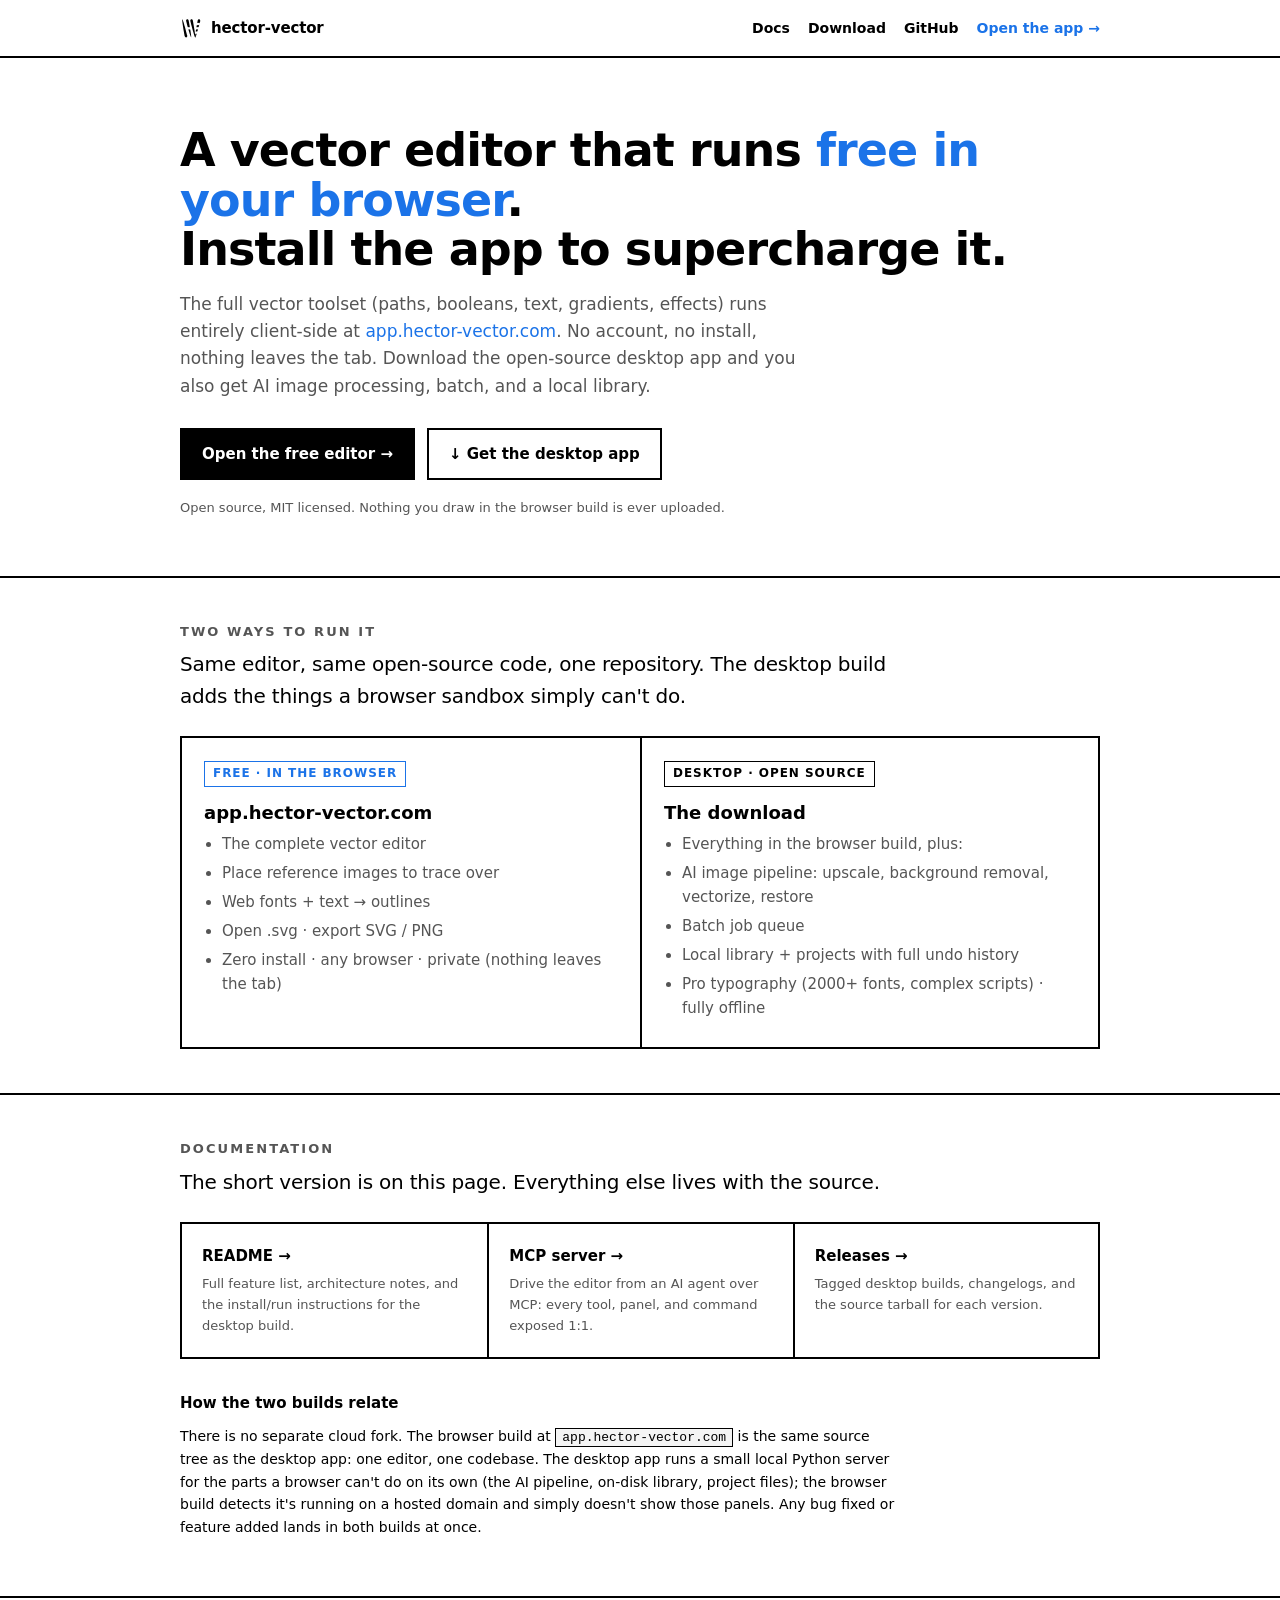
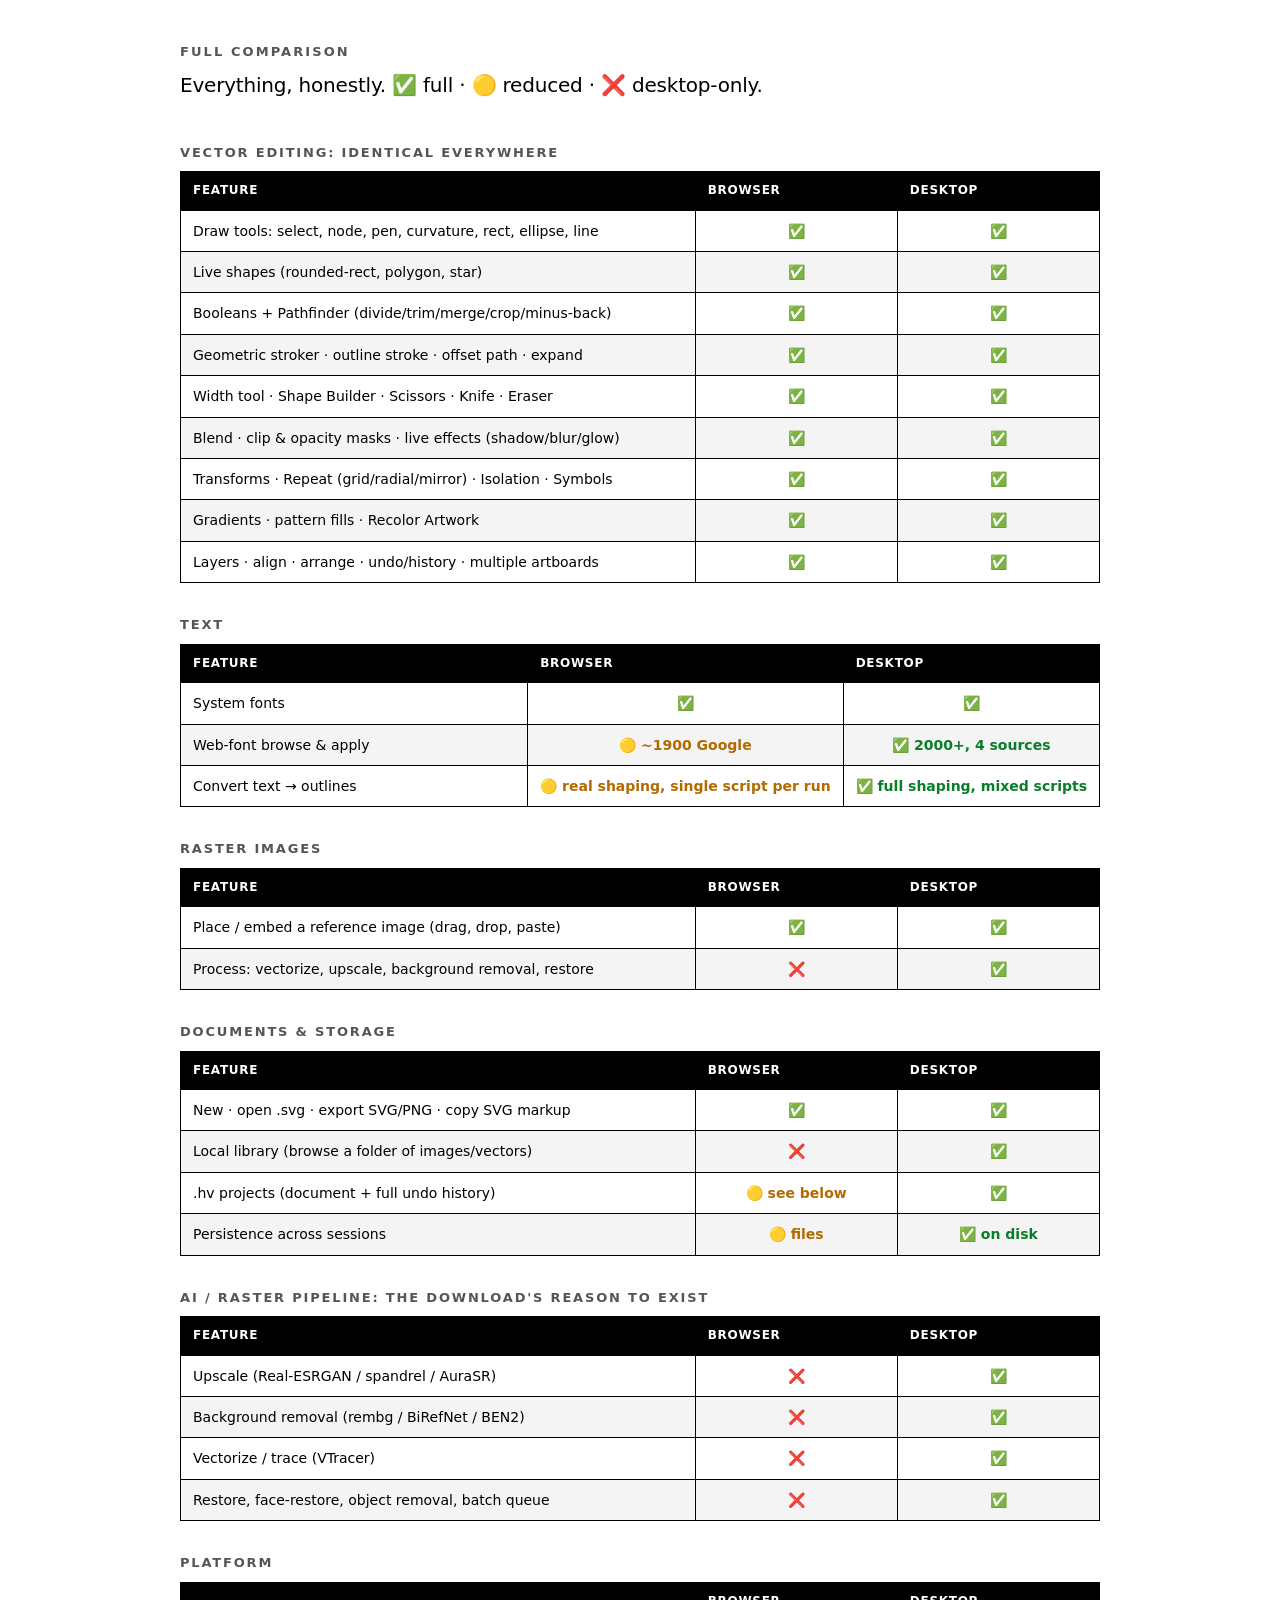
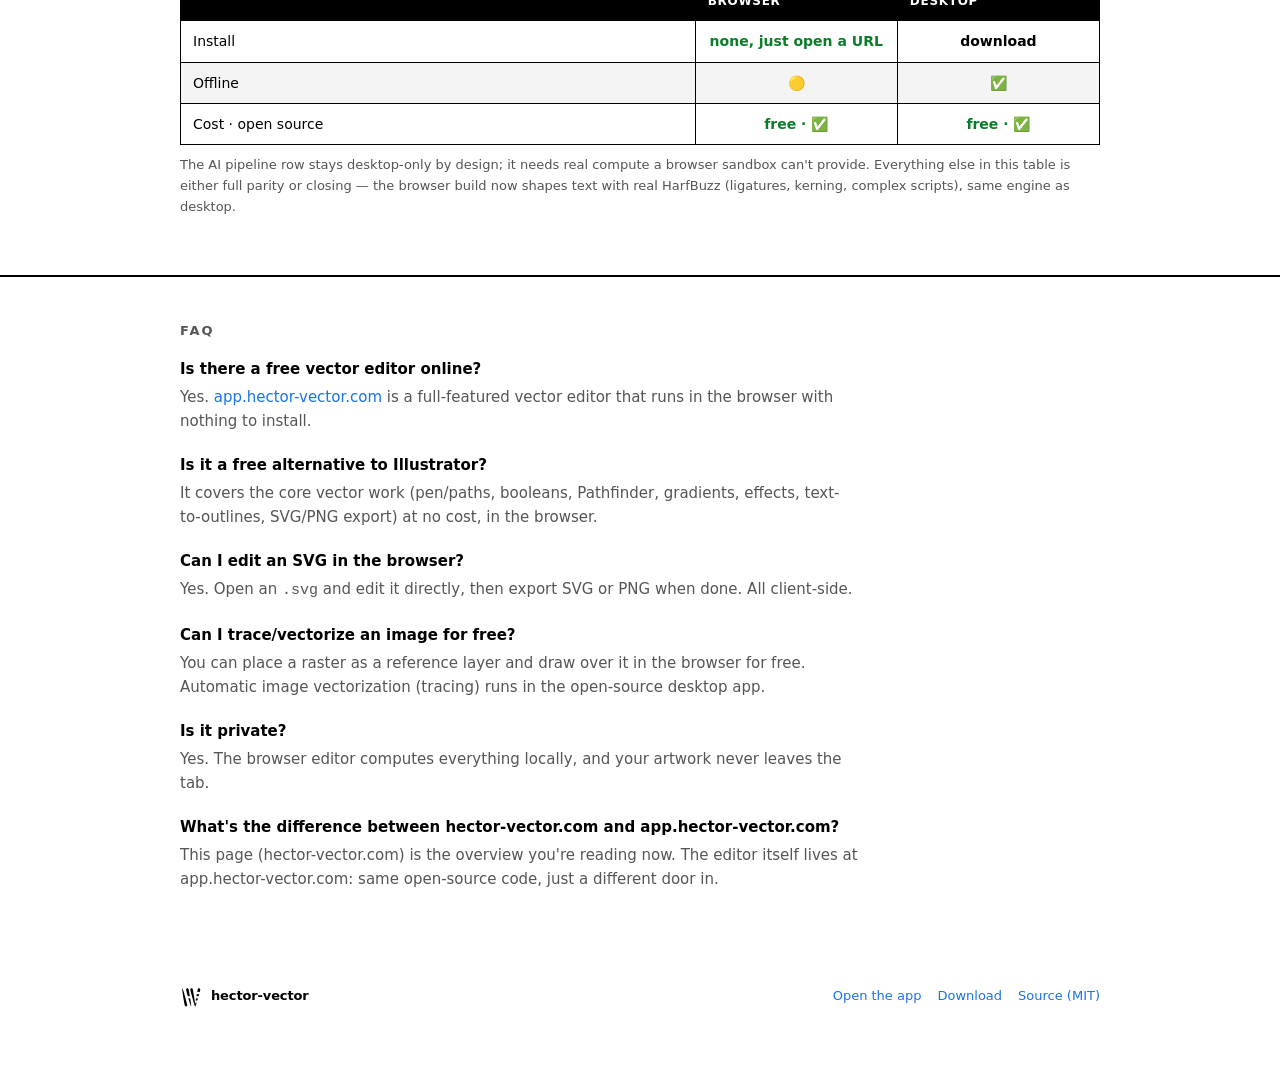
<file: web/index.html>
<!doctype html>
<html lang="en">
<head>
  <meta charset="utf-8" />
  <meta name="viewport" content="width=device-width, initial-scale=1" />
  <title>hector-vector: a free vector editor, browser or desktop</title>
  <meta name="description" content="hector-vector is an open-source vector editor. The full toolset (paths, booleans, text, gradients, effects) runs free at app.hector-vector.com, no install. The desktop app adds AI image processing, batch, and a local library." />
  <meta name="keywords" content="free vector editor, online SVG editor, browser vector graphics, free Illustrator alternative, edit SVG online, vectorize image, pen tool online, open source vector editor" />
  <meta name="robots" content="index, follow, max-image-preview:large" />
  <link rel="canonical" href="https://hector-vector.com/" />
  <link rel="icon" type="image/svg+xml" href="/assets/hv_logo.svg" />

  <meta property="og:title" content="hector-vector: a free vector editor, browser or desktop" />
  <meta property="og:description" content="The full vector toolset runs free at app.hector-vector.com, no install. The open-source desktop app adds AI image processing, batch, and a local library." />
  <meta property="og:type" content="website" />
  <meta property="og:site_name" content="hector-vector" />
  <meta property="og:url" content="https://hector-vector.com/" />
  <meta property="og:image" content="https://hector-vector.com/assets/hv_logo.svg" />
  <meta name="twitter:card" content="summary" />
  <meta name="twitter:title" content="hector-vector: a free vector editor, browser or desktop" />
  <meta name="twitter:description" content="The full vector toolset runs free in the browser, no install. The desktop app adds AI image processing and batch." />

  <script type="application/ld+json">
    {
      "@context": "https://schema.org",
      "@type": "SoftwareApplication",
      "name": "hector-vector",
      "url": "https://hector-vector.com/",
      "description": "hector-vector is an open-source vector editor: pen and path tools, booleans and pathfinder, geometric stroker, gradients, patterns, live effects, clipping/opacity masks, blend, symbols, and text with web fonts and text-to-outlines, plus SVG/PNG export. The browser build at app.hector-vector.com runs entirely client-side, no install. The open-source desktop app adds AI image processing (upscale, background removal, vectorize/trace, restoration), batch, and a local library.",
      "applicationCategory": "DesignApplication",
      "applicationSubCategory": "Vector Graphics Editor",
      "operatingSystem": "Web browser (Chrome, Edge, Safari, Firefox); Linux, macOS, Windows (WSL) for the desktop build",
      "isAccessibleForFree": true,
      "license": "https://opensource.org/licenses/MIT",
      "offers": { "@type": "Offer", "price": "0", "priceCurrency": "USD" }
    }
  </script>

  <style>
    :root { --ink:#000; --bg:#fff; --label:#555; --accent:#1b73e8; --hair:#000; --faint:#f4f4f4; }
    * { box-sizing: border-box; }
    html { -webkit-text-size-adjust: 100%; scroll-behavior: smooth; }
    body { margin:0; background:var(--bg); color:var(--ink);
      font: 15px/1.6 -apple-system, BlinkMacSystemFont, "Segoe UI", system-ui, sans-serif; }
    a { color: var(--accent); text-decoration: none; }
    a:hover { text-decoration: underline; }
    .wrap { max-width: 960px; margin: 0 auto; padding: 0 20px; }

    header.nav { border-bottom: 2px solid var(--hair); position: sticky; top: 0; background: var(--bg); z-index: 10; }
    .nav .wrap { display:flex; align-items:center; gap:18px; height:56px; }
    .brand { display:flex; align-items:center; gap:9px; font-weight:700; letter-spacing:-.01em; color:var(--ink); }
    .brand img { width:22px; height:22px; }
    .nav .spacer { flex:1; }
    .nav a.navlink { color:var(--ink); font-weight:600; font-size:14px; }
    .nav a.navlink.cta { color: var(--accent); }

    .hero { padding: 68px 0 44px; border-bottom: 2px solid var(--hair); }
    .hero h1 { font-size: clamp(28px, 5vw, 46px); line-height:1.08; letter-spacing:-.02em; margin:0 0 16px; }
    .hero h1 .accent { color: var(--accent); }
    .hero p.sub { font-size: 17px; color: var(--label); max-width: 640px; margin: 0 0 28px; }
    .cta-row { display:flex; flex-wrap:wrap; gap:12px; }
    .btn { display:inline-flex; align-items:center; gap:8px; padding:12px 20px; border:2px solid var(--ink);
      font-weight:700; font-size:15px; cursor:pointer; background:var(--bg); color:var(--ink); }
    .btn.primary { background:var(--ink); color:var(--bg); }
    .btn.primary:hover { background:var(--accent); border-color:var(--accent); text-decoration:none; color:var(--bg); }
    .btn:hover { text-decoration:none; border-color:var(--accent); color:var(--accent); }
    .hero-meta { margin-top: 18px; font-size: 13px; color: var(--label); }

    section { padding: 44px 0; border-bottom: 2px solid var(--hair); }
    h2.eyebrow { font-size: 13px; text-transform: uppercase; letter-spacing:.16em; color:var(--label); font-weight:700; margin:0 0 6px; }
    .lead { font-size: 20px; letter-spacing:-.01em; margin: 0 0 24px; max-width: 720px; }

    .cols { display:grid; grid-template-columns:1fr 1fr; gap:0; border:2px solid var(--hair); }
    .cols .col { padding:22px; }
    .cols .col + .col { border-left:2px solid var(--hair); }
    .cols h3 { margin:0 0 4px; font-size:18px; }
    .cols .tag { font-size:12px; font-weight:700; text-transform:uppercase; letter-spacing:.08em; padding:2px 8px; border:1.5px solid var(--ink); display:inline-block; margin-bottom:12px; }
    .cols .tag.free { color:var(--accent); border-color:var(--accent); }
    .cols ul { margin:0; padding-left:18px; color:var(--label); }
    .cols ul li { margin:5px 0; }

    table.matrix { width:100%; border-collapse:collapse; margin-top:14px; font-size:14px; }
    table.matrix caption { text-align:left; font-size:13px; text-transform:uppercase; letter-spacing:.14em; color:var(--label); font-weight:700; padding:18px 0 8px; }
    table.matrix th, table.matrix td { border:1px solid var(--hair); padding:9px 12px; text-align:left; vertical-align:top; }
    table.matrix thead th { background:var(--ink); color:var(--bg); font-size:12px; text-transform:uppercase; letter-spacing:.06em; }
    table.matrix th.feat { width:56%; }
    table.matrix td.c { text-align:center; width:22%; white-space:nowrap; font-weight:700; }
    .yes { color:#0a7d28; } .no { color:#b3093c; } .part { color:#b26a00; }
    table.matrix tr:nth-child(even) td { background:var(--faint); }
    .note { font-size:13px; color:var(--label); margin-top:10px; }

    .docs-grid { display:grid; grid-template-columns: repeat(3, 1fr); gap:0; border:2px solid var(--hair); }
    .docs-grid > a { display:block; padding:20px; color:var(--ink); }
    .docs-grid > a:hover { background:var(--faint); text-decoration:none; }
    .docs-grid > a + a { border-left:2px solid var(--hair); }
    .docs-grid h3 { margin:0 0 6px; font-size:15px; }
    .docs-grid p { margin:0; font-size:13px; color:var(--label); }

    .faq dt { font-weight:700; font-size:15px; margin: 20px 0 4px; }
    .faq dt:first-child { margin-top:0; }
    .faq dd { margin:0; color:var(--label); max-width:680px; }

    .arch p { max-width: 720px; }
    .arch code { background:var(--faint); border:1px solid var(--hair); padding:1px 6px; font-size:13px;
      font-family: ui-monospace, SFMono-Regular, Menlo, Consolas, monospace; }

    footer { padding: 36px 0 64px; }
    footer .wrap { display:flex; flex-wrap:wrap; gap:16px; align-items:center; color:var(--label); font-size:13px; }
    footer .spacer { flex:1; }

    @media (max-width: 640px) {
      .cols { grid-template-columns:1fr; }
      .cols .col + .col { border-left:0; border-top:2px solid var(--hair); }
      .docs-grid { grid-template-columns:1fr; }
      .docs-grid > a + a { border-left:0; border-top:2px solid var(--hair); }
      table.matrix th.feat { width:auto; }
    }
  </style>
</head>
<body>
  <header class="nav">
    <div class="wrap">
      <a class="brand" href="/"><img src="/assets/hv_logo.svg" alt="" /> hector-vector</a>
      <span class="spacer"></span>
      <a class="navlink" href="#docs">Docs</a>
      <a class="navlink" href="/download">Download</a>
      <a class="navlink" href="https://github.com/asuramaya/hector-vector" target="_blank" rel="noopener">GitHub</a>
      <a class="navlink cta" href="https://app.hector-vector.com/">Open the app →</a>
    </div>
  </header>

  <div class="hero"><div class="wrap">
    <h1>A vector editor that runs <span class="accent">free in your browser</span>.<br />Install the app to supercharge it.</h1>
    <p class="sub">The full vector toolset (paths, booleans, text, gradients, effects) runs entirely client-side at <a href="https://app.hector-vector.com/">app.hector-vector.com</a>. No account, no install, nothing leaves the tab. Download the open-source desktop app and you also get AI image processing, batch, and a local library.</p>
    <div class="cta-row">
      <a class="btn primary" href="https://app.hector-vector.com/">Open the free editor →</a>
      <a class="btn" href="/download">↓ Get the desktop app</a>
    </div>
    <p class="hero-meta">Open source, MIT licensed. Nothing you draw in the browser build is ever uploaded.</p>
  </div></div>

  <section><div class="wrap">
    <h2 class="eyebrow">Two ways to run it</h2>
    <p class="lead">Same editor, same open-source code, one repository. The desktop build adds the things a browser sandbox simply can't do.</p>
    <div class="cols">
      <div class="col">
        <span class="tag free">Free · in the browser</span>
        <h3>app.hector-vector.com</h3>
        <ul>
          <li>The complete vector editor</li>
          <li>Place reference images to trace over</li>
          <li>Web fonts + text&nbsp;→&nbsp;outlines</li>
          <li>Open .svg · export SVG&nbsp;/&nbsp;PNG</li>
          <li>Zero install · any browser · private (nothing leaves the tab)</li>
        </ul>
      </div>
      <div class="col">
        <span class="tag">Desktop · open source</span>
        <h3>The download</h3>
        <ul>
          <li>Everything in the browser build, plus:</li>
          <li>AI image pipeline: upscale, background removal, vectorize, restore</li>
          <li>Batch job queue</li>
          <li>Local library + projects with full undo history</li>
          <li>Pro typography (2000+ fonts, complex scripts) · fully offline</li>
        </ul>
      </div>
    </div>
  </div></section>

  <section id="docs"><div class="wrap">
    <h2 class="eyebrow">Documentation</h2>
    <p class="lead">The short version is on this page. Everything else lives with the source.</p>
    <div class="docs-grid">
      <a href="https://github.com/asuramaya/hector-vector#readme" target="_blank" rel="noopener">
        <h3>README →</h3>
        <p>Full feature list, architecture notes, and the install/run instructions for the desktop build.</p>
      </a>
      <a href="https://github.com/asuramaya/hector-vector/blob/main/docs/mcp-server.md" target="_blank" rel="noopener">
        <h3>MCP server →</h3>
        <p>Drive the editor from an AI agent over MCP: every tool, panel, and command exposed 1:1.</p>
      </a>
      <a href="https://github.com/asuramaya/hector-vector/releases" target="_blank" rel="noopener">
        <h3>Releases →</h3>
        <p>Tagged desktop builds, changelogs, and the source tarball for each version.</p>
      </a>
    </div>

    <div class="arch" style="margin-top:32px;">
      <h3 style="margin:0 0 8px; font-size:15px;">How the two builds relate</h3>
      <p class="note" style="font-size:14px; color:var(--ink);">There is no separate cloud fork. The browser build at <code>app.hector-vector.com</code> is the same source tree as the desktop app: one editor, one codebase. The desktop app runs a small local Python server for the parts a browser can't do on its own (the AI pipeline, on-disk library, project files); the browser build detects it's running on a hosted domain and simply doesn't show those panels. Any bug fixed or feature added lands in both builds at once.</p>
    </div>
  </div></section>

  <section id="compare"><div class="wrap">
    <h2 class="eyebrow">Full comparison</h2>
    <p class="lead">Everything, honestly. <span class="yes">✅</span> full · <span class="part">🟡</span> reduced · <span class="no">❌</span> desktop-only.</p>

    <table class="matrix">
      <caption>Vector editing: identical everywhere</caption>
      <thead><tr><th class="feat">Feature</th><th class="c">Browser</th><th class="c">Desktop</th></tr></thead>
      <tbody>
        <tr><td>Draw tools: select, node, pen, curvature, rect, ellipse, line</td><td class="c yes">✅</td><td class="c yes">✅</td></tr>
        <tr><td>Live shapes (rounded-rect, polygon, star)</td><td class="c yes">✅</td><td class="c yes">✅</td></tr>
        <tr><td>Booleans + Pathfinder (divide/trim/merge/crop/minus-back)</td><td class="c yes">✅</td><td class="c yes">✅</td></tr>
        <tr><td>Geometric stroker · outline stroke · offset path · expand</td><td class="c yes">✅</td><td class="c yes">✅</td></tr>
        <tr><td>Width tool · Shape Builder · Scissors · Knife · Eraser</td><td class="c yes">✅</td><td class="c yes">✅</td></tr>
        <tr><td>Blend · clip &amp; opacity masks · live effects (shadow/blur/glow)</td><td class="c yes">✅</td><td class="c yes">✅</td></tr>
        <tr><td>Transforms · Repeat (grid/radial/mirror) · Isolation · Symbols</td><td class="c yes">✅</td><td class="c yes">✅</td></tr>
        <tr><td>Gradients · pattern fills · Recolor Artwork</td><td class="c yes">✅</td><td class="c yes">✅</td></tr>
        <tr><td>Layers · align · arrange · undo/history · multiple artboards</td><td class="c yes">✅</td><td class="c yes">✅</td></tr>
      </tbody>
    </table>

    <table class="matrix">
      <caption>Text</caption>
      <thead><tr><th class="feat">Feature</th><th class="c">Browser</th><th class="c">Desktop</th></tr></thead>
      <tbody>
        <tr><td>System fonts</td><td class="c yes">✅</td><td class="c yes">✅</td></tr>
        <tr><td>Web-font browse &amp; apply</td><td class="c part">🟡 ~1900 Google</td><td class="c yes">✅ 2000+, 4 sources</td></tr>
        <tr><td>Convert text → outlines</td><td class="c part">🟡 real shaping, single script per run</td><td class="c yes">✅ full shaping, mixed scripts</td></tr>
      </tbody>
    </table>

    <table class="matrix">
      <caption>Raster images</caption>
      <thead><tr><th class="feat">Feature</th><th class="c">Browser</th><th class="c">Desktop</th></tr></thead>
      <tbody>
        <tr><td>Place / embed a reference image (drag, drop, paste)</td><td class="c yes">✅</td><td class="c yes">✅</td></tr>
        <tr><td>Process: vectorize, upscale, background removal, restore</td><td class="c no">❌</td><td class="c yes">✅</td></tr>
      </tbody>
    </table>

    <table class="matrix">
      <caption>Documents &amp; storage</caption>
      <thead><tr><th class="feat">Feature</th><th class="c">Browser</th><th class="c">Desktop</th></tr></thead>
      <tbody>
        <tr><td>New · open .svg · export SVG/PNG · copy SVG markup</td><td class="c yes">✅</td><td class="c yes">✅</td></tr>
        <tr><td>Local library (browse a folder of images/vectors)</td><td class="c no">❌</td><td class="c yes">✅</td></tr>
        <tr><td>.hv projects (document + full undo history)</td><td class="c part">🟡 see below</td><td class="c yes">✅</td></tr>
        <tr><td>Persistence across sessions</td><td class="c part">🟡 files</td><td class="c yes">✅ on disk</td></tr>
      </tbody>
    </table>

    <table class="matrix">
      <caption>AI / raster pipeline: the download's reason to exist</caption>
      <thead><tr><th class="feat">Feature</th><th class="c">Browser</th><th class="c">Desktop</th></tr></thead>
      <tbody>
        <tr><td>Upscale (Real-ESRGAN / spandrel / AuraSR)</td><td class="c no">❌</td><td class="c yes">✅</td></tr>
        <tr><td>Background removal (rembg / BiRefNet / BEN2)</td><td class="c no">❌</td><td class="c yes">✅</td></tr>
        <tr><td>Vectorize / trace (VTracer)</td><td class="c no">❌</td><td class="c yes">✅</td></tr>
        <tr><td>Restore, face-restore, object removal, batch queue</td><td class="c no">❌</td><td class="c yes">✅</td></tr>
      </tbody>
    </table>

    <table class="matrix">
      <caption>Platform</caption>
      <thead><tr><th class="feat"></th><th class="c">Browser</th><th class="c">Desktop</th></tr></thead>
      <tbody>
        <tr><td>Install</td><td class="c yes">none, just open a URL</td><td class="c">download</td></tr>
        <tr><td>Offline</td><td class="c part">🟡</td><td class="c yes">✅</td></tr>
        <tr><td>Cost · open source</td><td class="c yes">free · ✅</td><td class="c yes">free · ✅</td></tr>
      </tbody>
    </table>

    <p class="note">The AI pipeline row stays desktop-only by design; it needs real compute a browser sandbox can't provide. Everything else in this table is either full parity or closing — the browser build now shapes text with real HarfBuzz (ligatures, kerning, complex scripts), same engine as desktop.</p>
  </div></section>

  <section style="border-bottom:0;"><div class="wrap">
    <h2 class="eyebrow">FAQ</h2>
    <dl class="faq">
      <dt>Is there a free vector editor online?</dt>
      <dd>Yes. <a href="https://app.hector-vector.com/">app.hector-vector.com</a> is a full-featured vector editor that runs in the browser with nothing to install.</dd>
      <dt>Is it a free alternative to Illustrator?</dt>
      <dd>It covers the core vector work (pen/paths, booleans, Pathfinder, gradients, effects, text-to-outlines, SVG/PNG export) at no cost, in the browser.</dd>
      <dt>Can I edit an SVG in the browser?</dt>
      <dd>Yes. Open an <code>.svg</code> and edit it directly, then export SVG or PNG when done. All client-side.</dd>
      <dt>Can I trace/vectorize an image for free?</dt>
      <dd>You can place a raster as a reference layer and draw over it in the browser for free. Automatic image vectorization (tracing) runs in the open-source desktop app.</dd>
      <dt>Is it private?</dt>
      <dd>Yes. The browser editor computes everything locally, and your artwork never leaves the tab.</dd>
      <dt>What's the difference between hector-vector.com and app.hector-vector.com?</dt>
      <dd>This page (hector-vector.com) is the overview you're reading now. The editor itself lives at app.hector-vector.com: same open-source code, just a different door in.</dd>
    </dl>
  </div></section>

  <footer><div class="wrap">
    <a class="brand" href="/"><img src="/assets/hv_logo.svg" alt="" /> hector-vector</a>
    <span class="spacer"></span>
    <a href="https://app.hector-vector.com/">Open the app</a>
    <a href="/download">Download</a>
    <a href="https://github.com/asuramaya/hector-vector" target="_blank" rel="noopener">Source (MIT)</a>
  </div></footer>
</body>
</html>
</file>
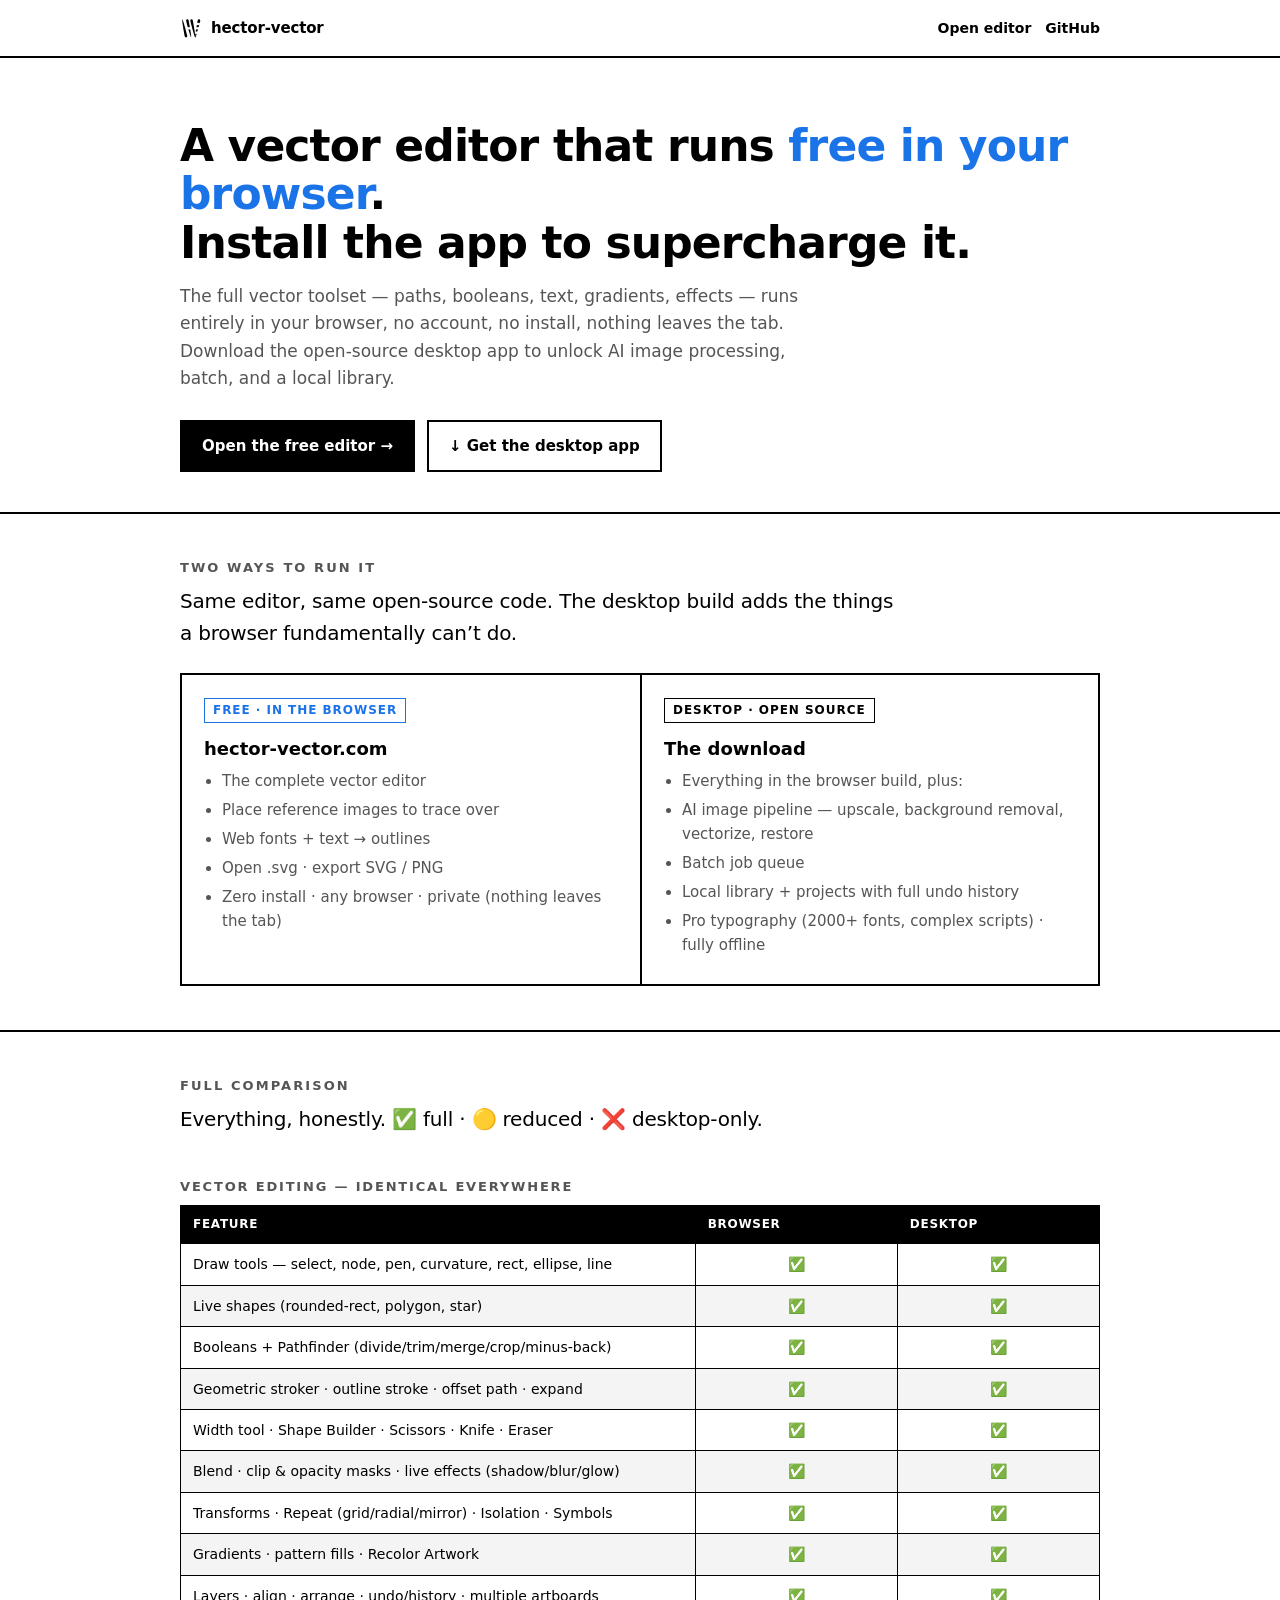
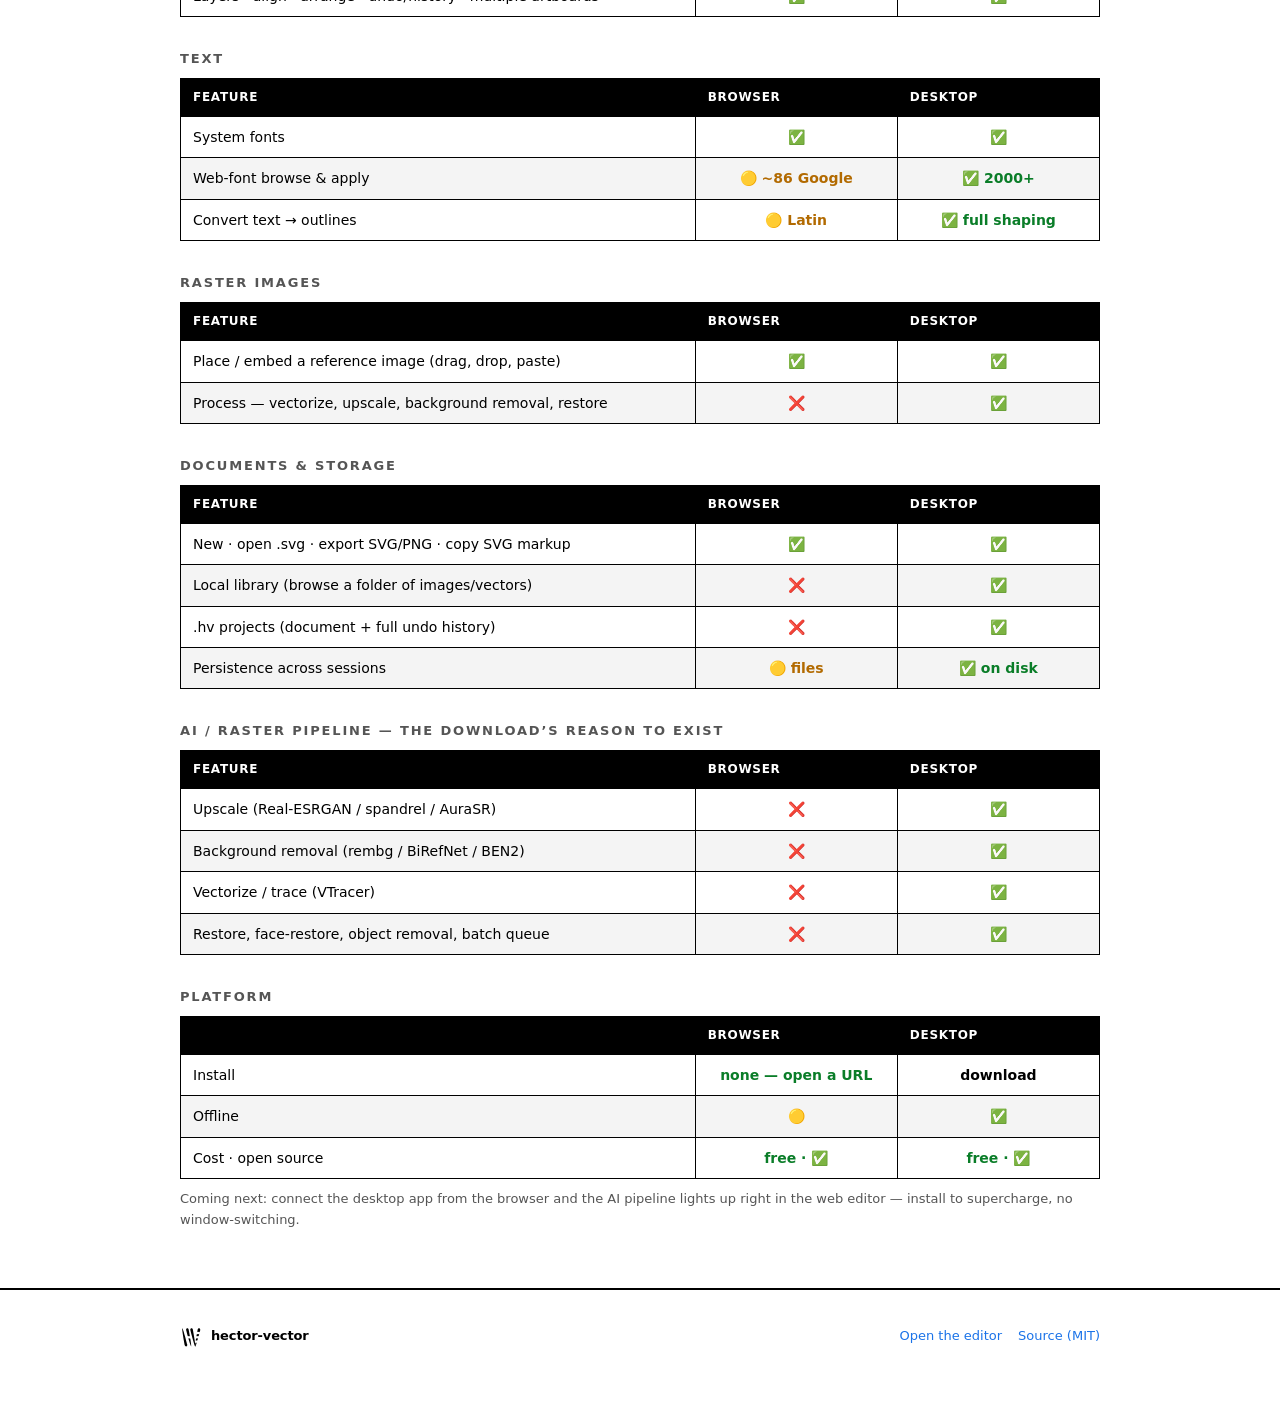
<file: compare.html>
<!doctype html>
<html lang="en">
<head>
  <meta charset="utf-8" />
  <meta name="viewport" content="width=device-width, initial-scale=1" />
  <title>hector-vector — free in the browser, supercharged on your machine</title>
  <meta name="description" content="A free vector editor that runs entirely in your browser. Install the open-source desktop app to unlock AI image processing, batch, and your local library." />
  <link rel="icon" type="image/svg+xml" href="/assets/hv_logo.svg" />
  <style>
    :root { --ink:#000; --bg:#fff; --label:#555; --accent:#1b73e8; --hair:#000; --faint:#f4f4f4; }
    * { box-sizing: border-box; }
    html { -webkit-text-size-adjust: 100%; }
    body { margin:0; background:var(--bg); color:var(--ink);
      font: 15px/1.6 -apple-system, BlinkMacSystemFont, "Segoe UI", system-ui, sans-serif; }
    a { color: var(--accent); text-decoration: none; }
    a:hover { text-decoration: underline; }
    .wrap { max-width: 960px; margin: 0 auto; padding: 0 20px; }

    header.nav { border-bottom: 2px solid var(--hair); }
    .nav .wrap { display:flex; align-items:center; gap:14px; height:56px; }
    .brand { display:flex; align-items:center; gap:9px; font-weight:700; letter-spacing:-.01em; color:var(--ink); }
    .brand img { width:22px; height:22px; }
    .nav .spacer { flex:1; }
    .nav a.navlink { color:var(--ink); font-weight:600; font-size:14px; }

    .hero { padding: 64px 0 40px; border-bottom: 2px solid var(--hair); }
    .hero h1 { font-size: clamp(28px, 5vw, 44px); line-height:1.1; letter-spacing:-.02em; margin:0 0 16px; }
    .hero h1 .accent { color: var(--accent); }
    .hero p.sub { font-size: 17px; color: var(--label); max-width: 640px; margin: 0 0 28px; }
    .cta-row { display:flex; flex-wrap:wrap; gap:12px; }
    .btn { display:inline-flex; align-items:center; gap:8px; padding:12px 20px; border:2px solid var(--ink);
      font-weight:700; font-size:15px; cursor:pointer; background:var(--bg); color:var(--ink); }
    .btn.primary { background:var(--ink); color:var(--bg); }
    .btn.primary:hover { background:var(--accent); border-color:var(--accent); text-decoration:none; }
    .btn:hover { text-decoration:none; border-color:var(--accent); color:var(--accent); }
    .btn.primary:hover { color:var(--bg); }

    section { padding: 44px 0; border-bottom: 2px solid var(--hair); }
    h2 { font-size: 13px; text-transform: uppercase; letter-spacing:.16em; color:var(--label); font-weight:700; margin:0 0 6px; }
    .lead { font-size: 20px; letter-spacing:-.01em; margin: 0 0 24px; max-width: 720px; }

    .cols { display:grid; grid-template-columns:1fr 1fr; gap:0; border:2px solid var(--hair); }
    .cols .col { padding:22px; }
    .cols .col + .col { border-left:2px solid var(--hair); }
    .cols h3 { margin:0 0 4px; font-size:18px; }
    .cols .tag { font-size:12px; font-weight:700; text-transform:uppercase; letter-spacing:.08em; padding:2px 8px; border:1.5px solid var(--ink); display:inline-block; margin-bottom:12px; }
    .cols .tag.free { color:var(--accent); border-color:var(--accent); }
    .cols ul { margin:0; padding-left:18px; color:var(--label); }
    .cols ul li { margin:5px 0; }

    table.matrix { width:100%; border-collapse:collapse; margin-top:14px; font-size:14px; }
    table.matrix caption { text-align:left; font-size:13px; text-transform:uppercase; letter-spacing:.14em; color:var(--label); font-weight:700; padding:18px 0 8px; }
    table.matrix th, table.matrix td { border:1px solid var(--hair); padding:9px 12px; text-align:left; vertical-align:top; }
    table.matrix thead th { background:var(--ink); color:var(--bg); font-size:12px; text-transform:uppercase; letter-spacing:.06em; }
    table.matrix th.feat { width:56%; }
    table.matrix td.c { text-align:center; width:22%; white-space:nowrap; font-weight:700; }
    .yes { color:#0a7d28; } .no { color:#b3093c; } .part { color:#b26a00; }
    table.matrix tr:nth-child(even) td { background:var(--faint); }
    .note { font-size:13px; color:var(--label); margin-top:10px; }

    footer { padding: 36px 0 64px; }
    footer .wrap { display:flex; flex-wrap:wrap; gap:16px; align-items:center; color:var(--label); font-size:13px; }
    footer .spacer { flex:1; }

    @media (max-width: 640px) {
      .cols { grid-template-columns:1fr; }
      .cols .col + .col { border-left:0; border-top:2px solid var(--hair); }
      table.matrix th.feat { width:auto; }
    }
  </style>
</head>
<body>
  <header class="nav">
    <div class="wrap">
      <a class="brand" href="/"><img src="/assets/hv_logo.svg" alt="" /> hector-vector</a>
      <span class="spacer"></span>
      <a class="navlink" href="/">Open editor</a>
      <a class="navlink" href="https://github.com/asuramaya/hector-vector" target="_blank" rel="noopener">GitHub</a>
    </div>
  </header>

  <div class="hero"><div class="wrap">
    <h1>A vector editor that runs <span class="accent">free in your browser</span>.<br />Install the app to supercharge it.</h1>
    <p class="sub">The full vector toolset — paths, booleans, text, gradients, effects — runs entirely in your browser, no account, no install, nothing leaves the tab. Download the open-source desktop app to unlock AI image processing, batch, and a local library.</p>
    <div class="cta-row">
      <a class="btn primary" href="/">Open the free editor →</a>
      <a class="btn" href="https://github.com/asuramaya/hector-vector#readme" target="_blank" rel="noopener">↓ Get the desktop app</a>
    </div>
  </div></div>

  <section><div class="wrap">
    <h2>Two ways to run it</h2>
    <p class="lead">Same editor, same open-source code. The desktop build adds the things a browser fundamentally can’t do.</p>
    <div class="cols">
      <div class="col">
        <span class="tag free">Free · in the browser</span>
        <h3>hector-vector.com</h3>
        <ul>
          <li>The complete vector editor</li>
          <li>Place reference images to trace over</li>
          <li>Web fonts + text&nbsp;→&nbsp;outlines</li>
          <li>Open .svg · export SVG&nbsp;/&nbsp;PNG</li>
          <li>Zero install · any browser · private (nothing leaves the tab)</li>
        </ul>
      </div>
      <div class="col">
        <span class="tag">Desktop · open source</span>
        <h3>The download</h3>
        <ul>
          <li>Everything in the browser build, plus:</li>
          <li>AI image pipeline — upscale, background removal, vectorize, restore</li>
          <li>Batch job queue</li>
          <li>Local library + projects with full undo history</li>
          <li>Pro typography (2000+ fonts, complex scripts) · fully offline</li>
        </ul>
      </div>
    </div>
  </div></section>

  <section><div class="wrap">
    <h2>Full comparison</h2>
    <p class="lead">Everything, honestly. <span class="yes">✅</span> full · <span class="part">🟡</span> reduced · <span class="no">❌</span> desktop-only.</p>

    <table class="matrix">
      <caption>Vector editing — identical everywhere</caption>
      <thead><tr><th class="feat">Feature</th><th class="c">Browser</th><th class="c">Desktop</th></tr></thead>
      <tbody>
        <tr><td>Draw tools — select, node, pen, curvature, rect, ellipse, line</td><td class="c yes">✅</td><td class="c yes">✅</td></tr>
        <tr><td>Live shapes (rounded-rect, polygon, star)</td><td class="c yes">✅</td><td class="c yes">✅</td></tr>
        <tr><td>Booleans + Pathfinder (divide/trim/merge/crop/minus-back)</td><td class="c yes">✅</td><td class="c yes">✅</td></tr>
        <tr><td>Geometric stroker · outline stroke · offset path · expand</td><td class="c yes">✅</td><td class="c yes">✅</td></tr>
        <tr><td>Width tool · Shape Builder · Scissors · Knife · Eraser</td><td class="c yes">✅</td><td class="c yes">✅</td></tr>
        <tr><td>Blend · clip &amp; opacity masks · live effects (shadow/blur/glow)</td><td class="c yes">✅</td><td class="c yes">✅</td></tr>
        <tr><td>Transforms · Repeat (grid/radial/mirror) · Isolation · Symbols</td><td class="c yes">✅</td><td class="c yes">✅</td></tr>
        <tr><td>Gradients · pattern fills · Recolor Artwork</td><td class="c yes">✅</td><td class="c yes">✅</td></tr>
        <tr><td>Layers · align · arrange · undo/history · multiple artboards</td><td class="c yes">✅</td><td class="c yes">✅</td></tr>
      </tbody>
    </table>

    <table class="matrix">
      <caption>Text</caption>
      <thead><tr><th class="feat">Feature</th><th class="c">Browser</th><th class="c">Desktop</th></tr></thead>
      <tbody>
        <tr><td>System fonts</td><td class="c yes">✅</td><td class="c yes">✅</td></tr>
        <tr><td>Web-font browse &amp; apply</td><td class="c part">🟡 ~86 Google</td><td class="c yes">✅ 2000+</td></tr>
        <tr><td>Convert text → outlines</td><td class="c part">🟡 Latin</td><td class="c yes">✅ full shaping</td></tr>
      </tbody>
    </table>

    <table class="matrix">
      <caption>Raster images</caption>
      <thead><tr><th class="feat">Feature</th><th class="c">Browser</th><th class="c">Desktop</th></tr></thead>
      <tbody>
        <tr><td>Place / embed a reference image (drag, drop, paste)</td><td class="c yes">✅</td><td class="c yes">✅</td></tr>
        <tr><td>Process — vectorize, upscale, background removal, restore</td><td class="c no">❌</td><td class="c yes">✅</td></tr>
      </tbody>
    </table>

    <table class="matrix">
      <caption>Documents &amp; storage</caption>
      <thead><tr><th class="feat">Feature</th><th class="c">Browser</th><th class="c">Desktop</th></tr></thead>
      <tbody>
        <tr><td>New · open .svg · export SVG/PNG · copy SVG markup</td><td class="c yes">✅</td><td class="c yes">✅</td></tr>
        <tr><td>Local library (browse a folder of images/vectors)</td><td class="c no">❌</td><td class="c yes">✅</td></tr>
        <tr><td>.hv projects (document + full undo history)</td><td class="c no">❌</td><td class="c yes">✅</td></tr>
        <tr><td>Persistence across sessions</td><td class="c part">🟡 files</td><td class="c yes">✅ on disk</td></tr>
      </tbody>
    </table>

    <table class="matrix">
      <caption>AI / raster pipeline — the download’s reason to exist</caption>
      <thead><tr><th class="feat">Feature</th><th class="c">Browser</th><th class="c">Desktop</th></tr></thead>
      <tbody>
        <tr><td>Upscale (Real-ESRGAN / spandrel / AuraSR)</td><td class="c no">❌</td><td class="c yes">✅</td></tr>
        <tr><td>Background removal (rembg / BiRefNet / BEN2)</td><td class="c no">❌</td><td class="c yes">✅</td></tr>
        <tr><td>Vectorize / trace (VTracer)</td><td class="c no">❌</td><td class="c yes">✅</td></tr>
        <tr><td>Restore, face-restore, object removal, batch queue</td><td class="c no">❌</td><td class="c yes">✅</td></tr>
      </tbody>
    </table>

    <table class="matrix">
      <caption>Platform</caption>
      <thead><tr><th class="feat"></th><th class="c">Browser</th><th class="c">Desktop</th></tr></thead>
      <tbody>
        <tr><td>Install</td><td class="c yes">none — open a URL</td><td class="c">download</td></tr>
        <tr><td>Offline</td><td class="c part">🟡</td><td class="c yes">✅</td></tr>
        <tr><td>Cost · open source</td><td class="c yes">free · ✅</td><td class="c yes">free · ✅</td></tr>
      </tbody>
    </table>

    <p class="note">Coming next: connect the desktop app from the browser and the AI pipeline lights up right in the web editor — install to supercharge, no window-switching.</p>
  </div></div></section>

  <footer><div class="wrap">
    <a class="brand" href="/"><img src="/assets/hv_logo.svg" alt="" /> hector-vector</a>
    <span class="spacer"></span>
    <a href="/">Open the editor</a>
    <a href="https://github.com/asuramaya/hector-vector" target="_blank" rel="noopener">Source (MIT)</a>
  </div></footer>
</body>
</html>
</file>
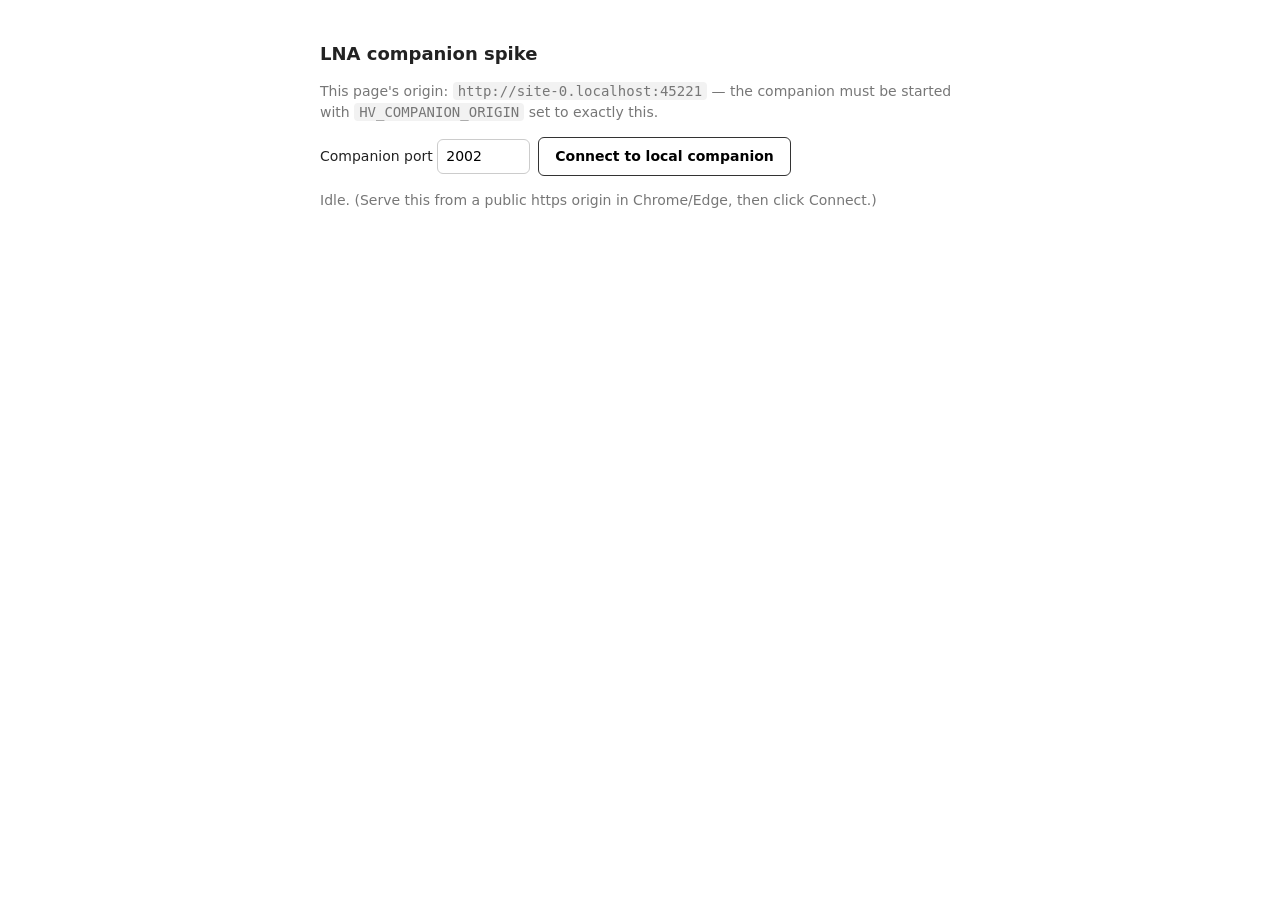
<file: tests/companion-spike.html>
<!doctype html>
<!--
  LNA SPIKE — verifies the ONE assumption the cloud→companion bridge rests on:
  can a PUBLIC https origin reach the local companion via Chrome's Local Network Access?

  HOW TO RUN (needs a real, headed Chrome — the wall only engages public-origin → localhost):
    1. Start the companion (the normal server, companion mode on, origin = where you'll serve THIS page):
         HV_COMPANION=1 HV_COMPANION_ORIGIN=https://<where-this-page-is-served> PORT=2002 ./run.sh
       (HV_COMPANION_ORIGIN must EXACTLY match this page's origin — scheme + host, no path.)
    2. This file is already bundled+deployed by deploy-cloud.sh — open https://hector-vector.com/companion-spike
       directly (no tunnel needed; localhost→localhost never triggers LNA, but this is already a real public origin).
    3. Set the port below (2002), click Connect.
       Chrome should show: "…wants to look for and connect to any device on your local network."
    4. Click Allow. You should see the companion's JSON.
    5. THE ONE THING LEFT TO CONFIRM BY HAND (needs a real profile + a real click — not automatable):
       PERSISTENCE — reload the page and click Connect again. Prompt again, or silent? (silent = remembered
       per-origin = one-time). Report back.

  ALREADY ANSWERED, 2026-07-19, via Playwright driving the real chain (browser → this exact live page →
  a locally-run companion, CDP-granted local-network-access, real fetch, real 200) — see decision log:
    - HEADERS: confirmed sufficient as-is. The existing CORS + PNA preflight (Access-Control-Allow-
      Private-Network: true on the OPTIONS response) is everything Chrome asks for; nothing more needed.
    - REAL BUG FOUND + FIXED: this file used targetAddressSpace:"local" below, but 127.0.0.1 is its own
      "loopback" address-space category in the PNA spec, distinct from "local" (private-LAN ranges).
      Declaring the wrong one doesn't fall through to a permission prompt — Chrome hard-fails the fetch
      with an address-space MISMATCH error first. As originally written, this spike could never have
      reached a real permission prompt on ANY device. Fixed to "loopback"; verified end-to-end afterward.
-->
<html lang="en">
<head>
  <meta charset="utf-8" />
  <meta name="viewport" content="width=device-width, initial-scale=1" />
  <title>hector-vector — LNA companion spike</title>
  <style>
    body { font: 14px/1.5 system-ui, sans-serif; max-width: 640px; margin: 40px auto; padding: 0 16px; color: #222; }
    h1 { font-size: 18px; } code { background: #f2f2f2; padding: 1px 5px; border-radius: 4px; }
    .row { display: flex; gap: 8px; align-items: center; margin: 14px 0; }
    input { font: inherit; padding: 6px 8px; border: 1px solid #ccc; border-radius: 6px; }
    button { font: inherit; font-weight: 600; padding: 8px 16px; border: 1px solid #333; border-radius: 6px; background: #fff; cursor: pointer; }
    button:hover { background: #f6f6f6; }
    pre { background: #111; color: #d6ffd6; padding: 12px; border-radius: 8px; overflow: auto; white-space: pre-wrap; }
    .muted { color: #777; } .ok { color: #187a18; } .err { color: #b00020; }
  </style>
</head>
<body>
  <h1>LNA companion spike</h1>
  <p class="muted">This page's origin: <code id="origin"></code> — the companion must be started with
    <code>HV_COMPANION_ORIGIN</code> set to exactly this.</p>
  <div class="row">
    <label>Companion port <input id="port" value="2002" size="6" /></label>
    <button id="connect">Connect to local companion</button>
  </div>
  <p id="status" class="muted">Idle. (Serve this from a public https origin in Chrome/Edge, then click Connect.)</p>
  <pre id="out" hidden></pre>
  <script>
    document.getElementById("origin").textContent = location.origin;
    const $ = (id) => document.getElementById(id);
    const status = (msg, cls) => { const s = $("status"); s.textContent = msg; s.className = cls || "muted"; };
    const show = (obj) => { const o = $("out"); o.hidden = false; o.textContent = typeof obj === "string" ? obj : JSON.stringify(obj, null, 2); };
    $("connect").addEventListener("click", async () => {
      const port = ($("port").value || "2002").trim();
      const url = `http://127.0.0.1:${port}/companion/ping`;
      status("Requesting local network access…", "muted");
      const t0 = performance.now();
      try {
        // targetAddressSpace:"loopback", NOT "local" — 127.0.0.1 is its own PNA address-space
        // category, distinct from "local" (private-LAN ranges like 192.168.x.x or .local mDNS
        // hosts). Declaring "local" against a loopback target doesn't fall through to a
        // permission prompt at all; Chrome hard-fails the fetch with an address-space MISMATCH
        // error before permission is ever considered ("Request had a target IP address space of
        // `local` yet the resource is in address space `loopback`") — confirmed empirically by
        // driving this exact fetch through Playwright and reading the real console error.
        const res = await fetch(url, { targetAddressSpace: "loopback" });
        const dt = Math.round(performance.now() - t0);
        if (!res.ok) { status(`Reached it but got HTTP ${res.status}.`, "err"); return; }
        const data = await res.json();
        status(`✅ Connected in ${dt}ms. Now RELOAD + click again — was there a second permission prompt? (that's the persistence answer)`, "ok");
        show(data);
      } catch (e) {
        status(`❌ Blocked/failed: ${e.name}: ${e.message}. If no permission prompt appeared, LNA didn't engage — check you're on a PUBLIC origin (not localhost) in Chrome 142+, and the companion's HV_COMPANION_ORIGIN matches ${location.origin}.`, "err");
        show(String(e));
      }
    });
  </script>
</body>
</html>
</file>
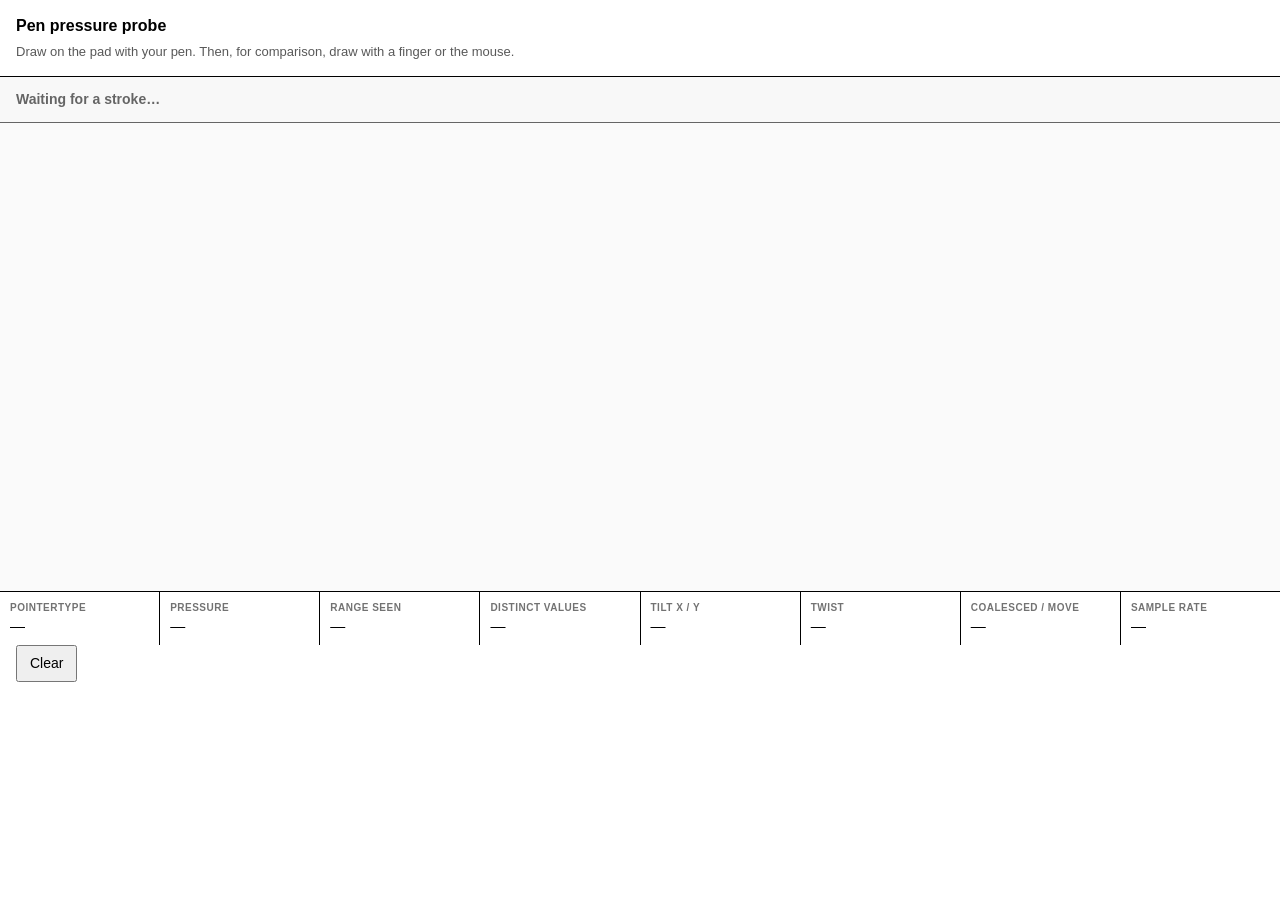
<file: tests/pen-probe.html>
<!doctype html>
<html lang="en">
<head>
<meta charset="utf-8" />
<meta name="viewport" content="width=device-width, initial-scale=1, viewport-fit=cover" />
<title>hector-vector — pen pressure probe</title>
<!--
  Does YOUR pen actually report pressure to the browser?

  Nothing in hector-vector reads e.pressure today, and before building a pressure pipeline it is
  worth knowing whether the hardware + driver + browser on the other end even sends one. A tablet
  whose driver presents the pen as a mouse reports a CONSTANT pressure of 0.5, and no amount of
  code on our side can recover what was never sent.

  Draw on the pad below. The verdict line says what the browser is actually giving us.
-->
<style>
  :root { color-scheme: light dark; }
  * { box-sizing: border-box; }
  body {
    margin: 0; font: 14px/1.5 "IBM Plex Sans", -apple-system, Helvetica, Arial, sans-serif;
    background: #fff; color: #000; -webkit-text-size-adjust: 100%;
  }
  @media (prefers-color-scheme: dark) { body { background: #111; color: #eee; } }
  header { padding: 14px 16px; border-bottom: 1px solid currentColor; }
  h1 { margin: 0 0 4px; font-size: 16px; }
  p.sub { margin: 0; opacity: 0.65; font-size: 13px; }
  #verdict {
    margin: 0; padding: 12px 16px; font-weight: 600;
    border-bottom: 1px solid currentColor; background: #f4f4f4;
  }
  @media (prefers-color-scheme: dark) { #verdict { background: #1c1c1c; } }
  .yes { color: #0a7d2c; } .no { color: #b00020; } .wait { opacity: 0.6; }
  #pad {
    display: block; width: 100%; height: 52vh; touch-action: none; cursor: crosshair;
    background: #fafafa;
  }
  @media (prefers-color-scheme: dark) { #pad { background: #191919; } }
  #hud {
    display: grid; grid-template-columns: repeat(auto-fit, minmax(128px, 1fr));
    gap: 1px; background: currentColor; border-top: 1px solid currentColor;
  }
  #hud div { background: #fff; padding: 8px 10px; }
  @media (prefers-color-scheme: dark) { #hud div { background: #111; } }
  #hud b { display: block; font-size: 10px; text-transform: uppercase; letter-spacing: 0.05em; opacity: 0.55; }
  #hud span { font-variant-numeric: tabular-nums; font-size: 15px; }
  footer { padding: 12px 16px; font-size: 13px; opacity: 0.75; }
  button { font: inherit; padding: 6px 12px; margin: 0 16px 14px; }
</style>
</head>
<body>
<header>
  <h1>Pen pressure probe</h1>
  <p class="sub">Draw on the pad with your pen. Then, for comparison, draw with a finger or the mouse.</p>
</header>

<p id="verdict" class="wait">Waiting for a stroke…</p>

<canvas id="pad"></canvas>

<div id="hud">
  <div><b>pointerType</b><span id="t">—</span></div>
  <div><b>pressure</b><span id="p">—</span></div>
  <div><b>range seen</b><span id="r">—</span></div>
  <div><b>distinct values</b><span id="d">—</span></div>
  <div><b>tilt x / y</b><span id="tilt">—</span></div>
  <div><b>twist</b><span id="tw">—</span></div>
  <div><b>coalesced / move</b><span id="c">—</span></div>
  <div><b>sample rate</b><span id="hz">—</span></div>
</div>

<button id="clear" type="button">Clear</button>
<footer id="note"></footer>

<script>
(() => {
  const pad = document.getElementById("pad");
  const ctx = pad.getContext("2d");
  const $ = (id) => document.getElementById(id);
  const verdict = $("verdict"), note = $("note");

  const fit = () => {
    const r = pad.getBoundingClientRect(), dpr = window.devicePixelRatio || 1;
    pad.width = Math.round(r.width * dpr); pad.height = Math.round(r.height * dpr);
    ctx.setTransform(dpr, 0, 0, dpr, 0, 0);
    ctx.lineCap = ctx.lineJoin = "round";
  };
  fit();
  addEventListener("resize", fit);

  // Per pointerType, what have we actually SEEN? The whole question is whether pressure varies.
  const seen = new Map();   // type -> { lo, hi, vals:Set, n }
  let last = null, moves = 0, coalesced = 0, t0 = 0, ticks = 0;

  const stat = (type, pr) => {
    let s = seen.get(type);
    if (!s) { s = { lo: 1, hi: 0, vals: new Set(), n: 0 }; seen.set(type, s); }
    s.lo = Math.min(s.lo, pr); s.hi = Math.max(s.hi, pr);
    s.vals.add(Math.round(pr * 200));   // ~0.5% buckets: real pens produce dozens, a mouse produces one
    s.n++;
    return s;
  };

  const say = (cls, html) => { verdict.className = cls; verdict.innerHTML = html; };

  function judge(type, s) {
    const spread = s.hi - s.lo;
    if (type === "pen" && s.vals.size > 6 && spread > 0.1) {
      say("yes", `✅ <b>Pressure is live.</b> Your pen reports ${s.vals.size} distinct levels, `
        + `${s.lo.toFixed(2)}–${s.hi.toFixed(2)}. hector-vector can absolutely use this.`);
      note.textContent = "This is the good case: the driver is passing pressure through Pointer Events. "
        + "Tilt and twist above tell you whether those are available too (many pens report tilt but not twist).";
    } else if (type === "pen") {
      say("no", `⚠️ <b>Recognised as a pen, but pressure is flat.</b> `
        + `Only ${s.vals.size} distinct value(s), range ${s.lo.toFixed(2)}–${s.hi.toFixed(2)}.`);
      note.textContent = "The browser knows it's a pen but is getting no pressure axis — usually a driver/"
        + "compositor issue (on Linux: try Chromium under X11 rather than Wayland, and make sure the tablet "
        + "isn't in 'mouse mode'). Nothing in the app can recover a value that was never sent.";
    } else if (s.vals.size <= 2 && Math.abs(s.hi - 0.5) < 0.01) {
      say("no", `❌ <b>Reported as "${type}", pressure pinned at 0.5.</b> `
        + `That is the spec's stand-in for "this device has no pressure".`);
      note.textContent = "Your tablet is presenting itself as a plain mouse, so the browser never sees a pen "
        + "at all. On Linux that's typically the driver (or Wayland). Fix that and this page will flip green.";
    } else {
      say("wait", `Reading a <b>${type}</b>: pressure ${s.lo.toFixed(2)}–${s.hi.toFixed(2)}, `
        + `${s.vals.size} distinct value(s). Now try the pen.`);
      note.textContent = "A finger or mouse has no pressure axis — this is expected. The pen is the one that matters.";
    }
  }

  const draw = (e, pr) => {
    const r = pad.getBoundingClientRect();
    const x = e.clientX - r.left, y = e.clientY - r.top;
    if (last) {
      ctx.strokeStyle = getComputedStyle(document.body).color;
      ctx.lineWidth = 0.6 + pr * 26;      // width straight off pressure — the whole point
      ctx.beginPath(); ctx.moveTo(last.x, last.y); ctx.lineTo(x, y); ctx.stroke();
    }
    last = { x, y };
  };

  pad.addEventListener("pointerdown", (e) => {
    pad.setPointerCapture(e.pointerId);
    last = null; moves = 0; ticks = 0; t0 = performance.now();
    draw(e, e.pressure);
  });

  pad.addEventListener("pointermove", (e) => {
    if (last === null && e.buttons === 0) return;
    if (e.buttons === 0) return;
    // A pen fires far faster than the display refreshes; without coalesced events you silently drop
    // most of the samples (and most of the pressure detail) between frames.
    const batch = e.getCoalescedEvents ? e.getCoalescedEvents() : [];
    const list = batch.length ? batch : [e];
    coalesced = list.length;
    moves++; ticks += list.length;

    for (const ev of list) draw(ev, ev.pressure);

    const s = stat(e.pointerType, e.pressure);
    $("t").textContent = e.pointerType;
    $("p").textContent = e.pressure.toFixed(3);
    $("r").textContent = `${s.lo.toFixed(2)} – ${s.hi.toFixed(2)}`;
    $("d").textContent = String(s.vals.size);
    $("tilt").textContent = `${e.tiltX ?? 0}° / ${e.tiltY ?? 0}°`;
    $("tw").textContent = `${e.twist ?? 0}°`;
    $("c").textContent = String(coalesced);
    const secs = (performance.now() - t0) / 1000;
    $("hz").textContent = secs > 0.25 ? `${Math.round(ticks / secs)} Hz` : "—";
    judge(e.pointerType, s);
  });

  pad.addEventListener("pointerup", () => { last = null; });
  pad.addEventListener("pointercancel", () => { last = null; });

  $("clear").addEventListener("click", () => {
    ctx.clearRect(0, 0, pad.width, pad.height);
    seen.clear(); last = null;
    say("wait", "Waiting for a stroke…");
    note.textContent = "";
  });
})();
</script>
</body>
</html>
</file>
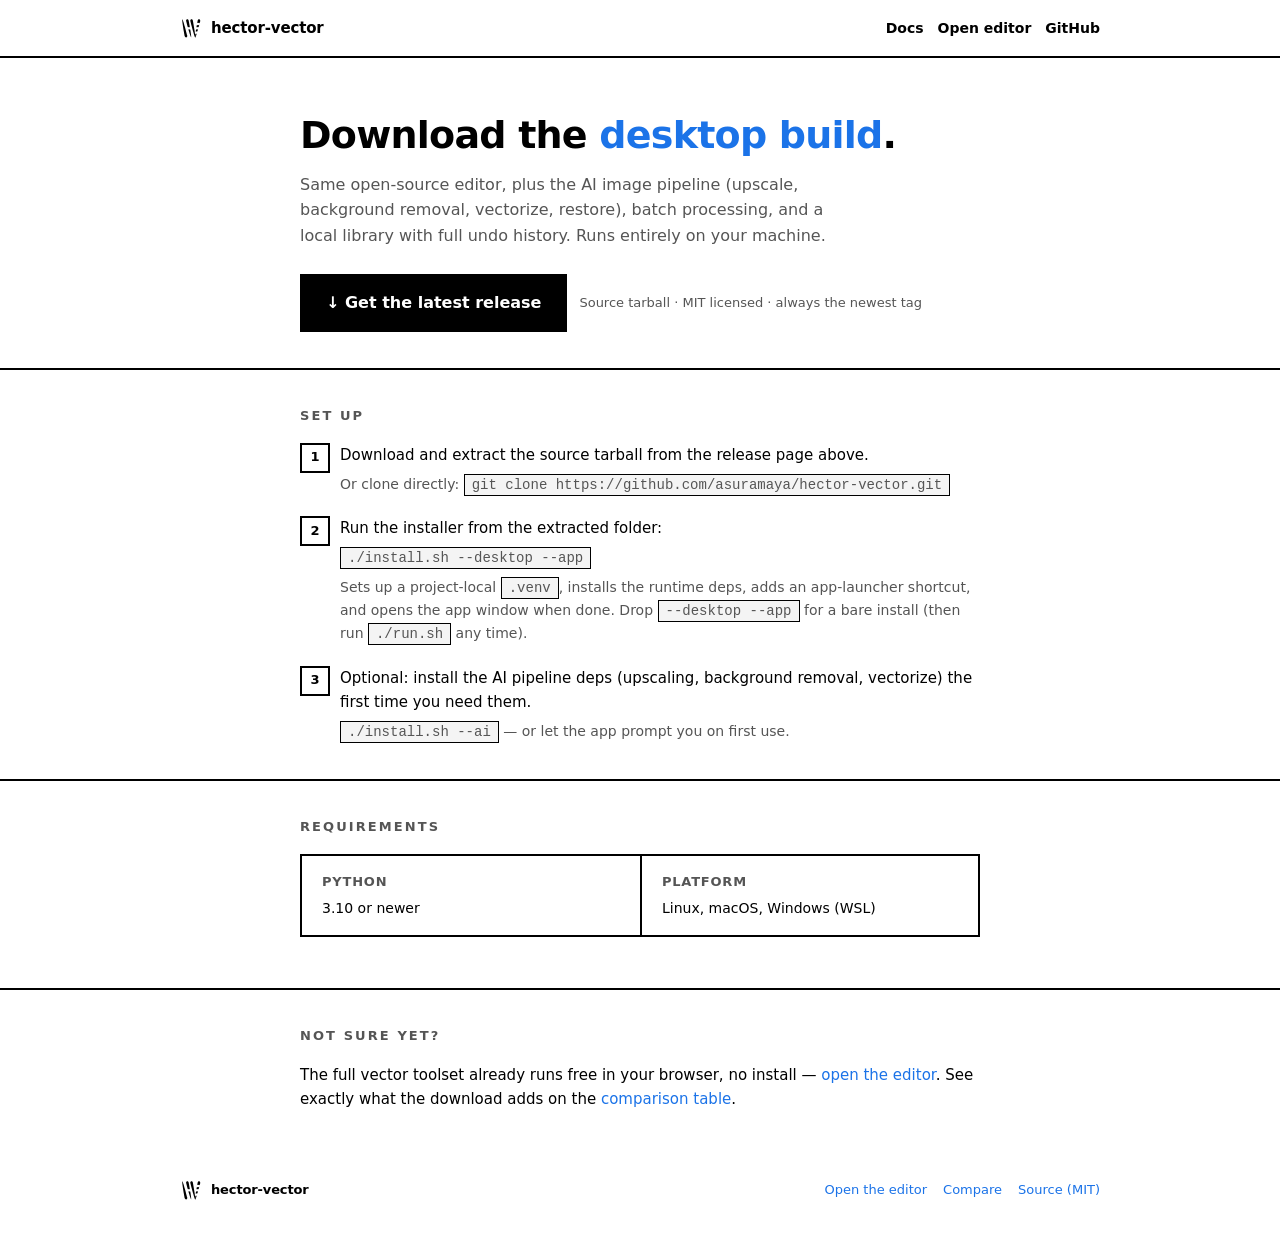
<file: web/download.html>
<!doctype html>
<html lang="en">
<head>
  <meta charset="utf-8" />
  <meta name="viewport" content="width=device-width, initial-scale=1" />
  <title>Download hector-vector desktop</title>
  <meta name="description" content="Download the free, open-source hector-vector desktop build: adds AI image processing, batch, and a local library on top of the browser editor. Source tarball, MIT licensed." />
  <link rel="icon" type="image/svg+xml" href="/assets/hv_logo.svg" />
  <style>
    :root { --ink:#000; --bg:#fff; --label:#555; --accent:#1b73e8; --hair:#000; --faint:#f4f4f4; }
    * { box-sizing: border-box; }
    html { -webkit-text-size-adjust: 100%; }
    body { margin:0; background:var(--bg); color:var(--ink);
      font: 15px/1.6 -apple-system, BlinkMacSystemFont, "Segoe UI", system-ui, sans-serif; }
    a { color: var(--accent); text-decoration: none; }
    a:hover { text-decoration: underline; }
    .wrap { max-width: 720px; margin: 0 auto; padding: 0 20px; }

    header.nav { border-bottom: 2px solid var(--hair); }
    .nav .wrap { display:flex; align-items:center; gap:14px; height:56px; max-width:960px; }
    .brand { display:flex; align-items:center; gap:9px; font-weight:700; letter-spacing:-.01em; color:var(--ink); }
    .brand img { width:22px; height:22px; }
    .nav .spacer { flex:1; }
    .nav a.navlink { color:var(--ink); font-weight:600; font-size:14px; }

    .hero { padding: 56px 0 36px; border-bottom: 2px solid var(--hair); }
    .hero h1 { font-size: clamp(26px, 5vw, 38px); line-height:1.15; letter-spacing:-.02em; margin:0 0 14px; }
    .hero h1 .accent { color: var(--accent); }
    .hero p.sub { font-size: 16px; color: var(--label); max-width: 560px; margin: 0 0 26px; }
    .cta-row { display:flex; flex-wrap:wrap; gap:12px; align-items:center; }
    .btn { display:inline-flex; align-items:center; gap:8px; padding:14px 24px; border:2px solid var(--ink);
      font-weight:700; font-size:16px; cursor:pointer; background:var(--bg); color:var(--ink); }
    .btn.primary { background:var(--ink); color:var(--bg); }
    .btn.primary:hover { background:var(--accent); border-color:var(--accent); text-decoration:none; color:var(--bg); }
    .btn:hover { text-decoration:none; border-color:var(--accent); color:var(--accent); }
    .version { font-size:13px; color:var(--label); }

    section { padding: 36px 0; border-bottom: 2px solid var(--hair); }
    h2 { font-size: 13px; text-transform: uppercase; letter-spacing:.16em; color:var(--label); font-weight:700; margin:0 0 16px; }

    .steps { counter-reset: step; list-style: none; margin:0; padding:0; }
    .steps li { counter-increment: step; position:relative; padding:0 0 20px 40px; }
    .steps li:last-child { padding-bottom:0; }
    .steps li::before { content: counter(step); position:absolute; left:0; top:0; width:26px; height:26px;
      border:2px solid var(--ink); display:flex; align-items:center; justify-content:center; font-weight:700; font-size:13px; }
    .steps code { background:var(--faint); border:1px solid var(--hair); padding:2px 7px; font-size:14px;
      font-family: ui-monospace, SFMono-Regular, Menlo, Consolas, monospace; }
    .steps p { margin:6px 0 0; color:var(--label); font-size:14px; }

    .reqs { display:grid; grid-template-columns: 1fr 1fr; gap:0; border:2px solid var(--hair); margin-top:4px; }
    .reqs div { padding:16px 20px; }
    .reqs div + div { border-left:2px solid var(--hair); }
    .reqs dt { font-weight:700; font-size:13px; text-transform:uppercase; letter-spacing:.06em; color:var(--label); margin:0 0 4px; }
    .reqs dd { margin:0; font-size:14px; }

    footer { padding: 32px 0 56px; }
    footer .wrap { display:flex; flex-wrap:wrap; gap:16px; align-items:center; color:var(--label); font-size:13px; max-width:960px; }
    footer .spacer { flex:1; }

    @media (max-width: 560px) {
      .reqs { grid-template-columns:1fr; }
      .reqs div + div { border-left:0; border-top:2px solid var(--hair); }
    }
  </style>
</head>
<body>
  <header class="nav">
    <div class="wrap">
      <a class="brand" href="/"><img src="/assets/hv_logo.svg" alt="" /> hector-vector</a>
      <span class="spacer"></span>
      <a class="navlink" href="/#docs">Docs</a>
      <a class="navlink" href="https://app.hector-vector.com/">Open editor</a>
      <a class="navlink" href="https://github.com/asuramaya/hector-vector" target="_blank" rel="noopener">GitHub</a>
    </div>
  </header>

  <div class="hero"><div class="wrap">
    <h1>Download the <span class="accent">desktop build</span>.</h1>
    <p class="sub">Same open-source editor, plus the AI image pipeline (upscale, background removal, vectorize, restore), batch processing, and a local library with full undo history. Runs entirely on your machine.</p>
    <div class="cta-row">
      <a class="btn primary" href="https://github.com/asuramaya/hector-vector/releases/latest" target="_blank" rel="noopener">↓ Get the latest release</a>
      <span class="version">Source tarball · MIT licensed · always the newest tag</span>
    </div>
  </div></div>

  <section><div class="wrap">
    <h2>Set up</h2>
    <ol class="steps">
      <li>Download and extract the source tarball from the release page above.
        <p>Or clone directly: <code>git clone https://github.com/asuramaya/hector-vector.git</code></p>
      </li>
      <li>Run the installer from the extracted folder:
        <p><code>./install.sh --desktop --app</code></p>
        <p>Sets up a project-local <code>.venv</code>, installs the runtime deps, adds an app-launcher shortcut, and opens the app window when done. Drop <code>--desktop --app</code> for a bare install (then run <code>./run.sh</code> any time).</p>
      </li>
      <li>Optional: install the AI pipeline deps (upscaling, background removal, vectorize) the first time you need them.
        <p><code>./install.sh --ai</code> — or let the app prompt you on first use.</p>
      </li>
    </ol>
  </div></section>

  <section><div class="wrap">
    <h2>Requirements</h2>
    <dl class="reqs">
      <div><dt>Python</dt><dd>3.10 or newer</dd></div>
      <div><dt>Platform</dt><dd>Linux, macOS, Windows (WSL)</dd></div>
    </dl>
  </div></section>

  <section style="border-bottom:0;"><div class="wrap">
    <h2>Not sure yet?</h2>
    <p style="margin:0; font-size:15px;">The full vector toolset already runs free in your browser, no install — <a href="https://app.hector-vector.com/">open the editor</a>. See exactly what the download adds on the <a href="/#compare">comparison table</a>.</p>
  </div></section>

  <footer><div class="wrap">
    <a class="brand" href="/"><img src="/assets/hv_logo.svg" alt="" /> hector-vector</a>
    <span class="spacer"></span>
    <a href="https://app.hector-vector.com/">Open the editor</a>
    <a href="/#compare">Compare</a>
    <a href="https://github.com/asuramaya/hector-vector" target="_blank" rel="noopener">Source (MIT)</a>
  </div></footer>
</body>
</html>
</file>
